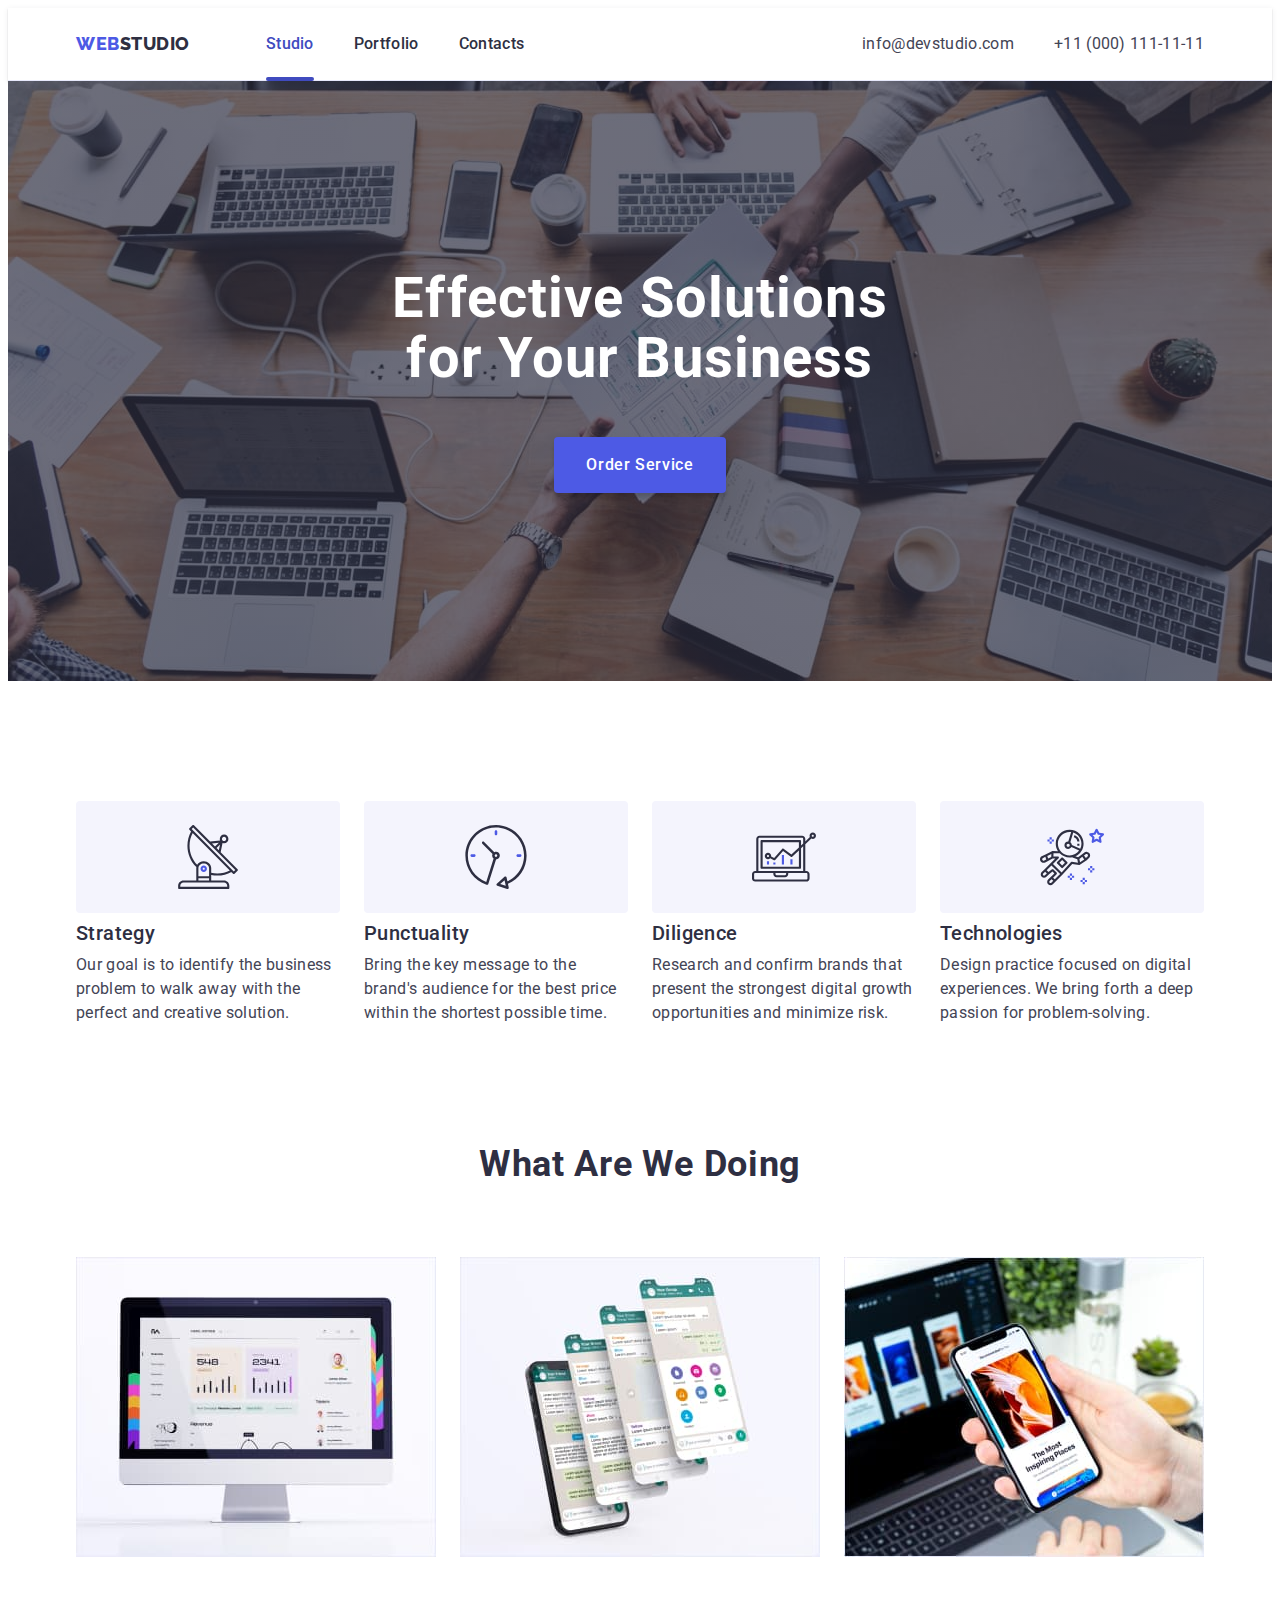
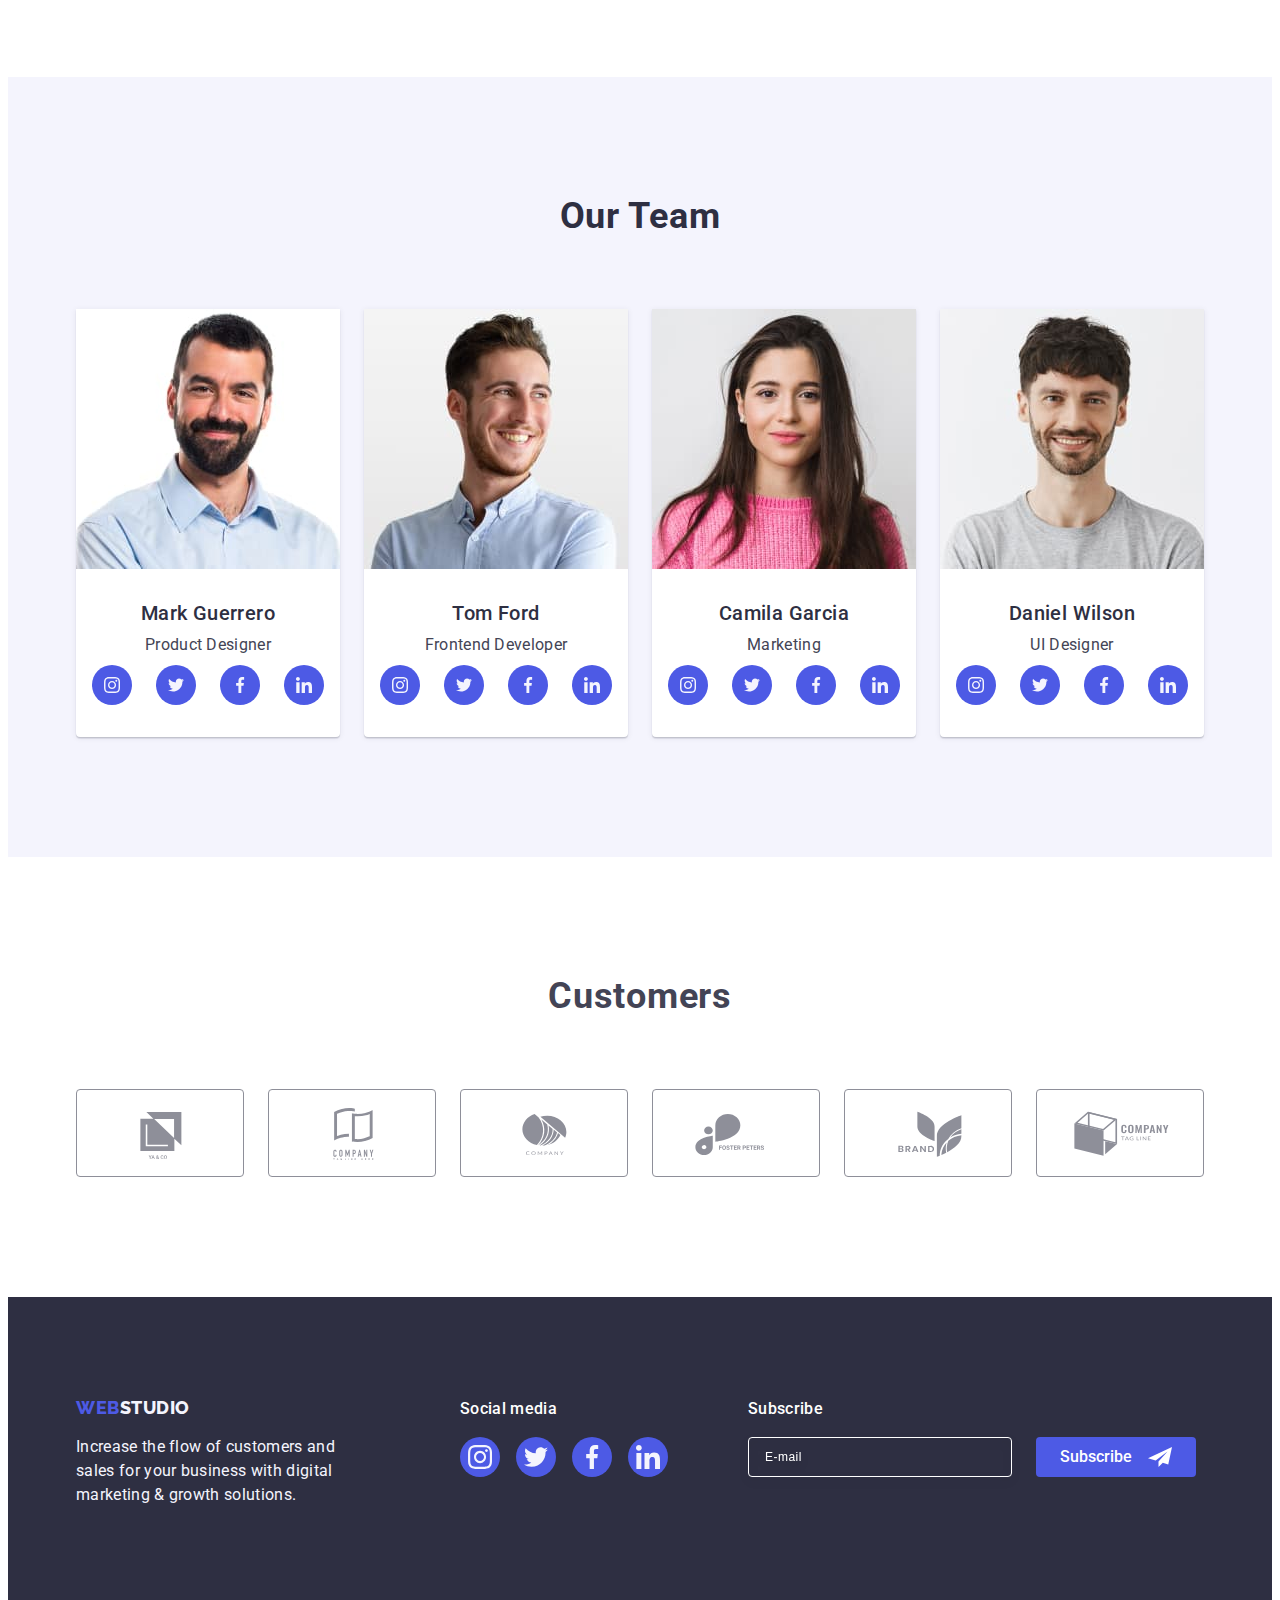
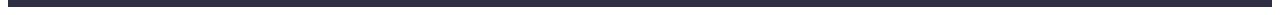
<file: index.html>
<!DOCTYPE html>
<html lang="en">
  <head>
    <meta charset="UTF-8" />
    <meta
      http-equiv="X-UA-Compatible"
      content="IE=edge"
    />
    <meta
      name="viewport"
      content="width=device-width, initial-scale=1.0"
    />

    <link
      rel="preconnect"
      href="https://fonts.googleapis.com"
    />
    <link
      rel="preconnect"
      href="https://fonts.gstatic.com"
      crossorigin
    />
    <link
      rel="stylesheet"
      href="https://cdnjs.cloudflare.com/ajax/libs/modern-normalize/1.1.0/modern-normalize.min.css"
      integrity="sha512-wpPYUAdjBVSE4KJnH1VR1HeZfpl1ub8YT/NKx4PuQ5NmX2tKuGu6U/JRp5y+Y8XG2tV+wKQpNHVUX03MfMFn9Q=="
      crossorigin="anonymous"
      referrerpolicy="no-referrer"
    />
    <link
      href="https://fonts.googleapis.com/css2?family=Raleway:wght@800&family=Roboto:wght@400;500;700;900&display=swap"
      rel="stylesheet"
    />
    <link
      rel="stylesheet"
      href="./css/styles.css"
    />
    <title>Document</title>
  </head>
  <body>
    <header class="header">
      <div class="container header-container">
        <nav class="header-nav">
          <a
            href="./index.html"
            class="logo-link link"
            >web<span class="logo-top">Studio</span></a
          >
          <ul class="header-list list">
            <li class="header-item">
              <a
                href="./index.html"
                class="header-link link visited"
                >Studio</a
              >
            </li>
            <li class="header-item">
              <a
                href="./portfolio.html"
                class="header-link link"
                >Portfolio</a
              >
            </li>
            <li class="header-item">
              <a
                href=""
                class="header-link link"
                >Contacts</a
              >
            </li>
          </ul>
        </nav>
        <address class="header-address">
          <ul class="address-list list">
            <li class="header-item">
              <a
                href="mailto:info@devstudio.com"
                class="header-adr link"
              >
                info@devstudio.com</a
              >
            </li>
            <li class="header-item">
              <a
                href="tel:+110001111111"
                class="header-adr link"
                >+11 (000) 111-11-11
              </a>
            </li>
          </ul>
        </address>
      </div>
    </header>
    <main>
      <section class="hero">
        <div class="container">
          <h1 class="hero-title">Effective Solutions for Your Business</h1>
          <button
            type="button"
            class="hero-btn"
            data-modal-open
          >
            Order Service
          </button>
        </div>
      </section>
      <div
        class="overlay is-hidden"
        data-modal
      >
        <div class="modal-window">
          <button
            class="modal-close"
            data-modal-close
          >
            <svg
              class="icon-close"
              height="8px"
              width="8px"
            >
              <use href="./images/icons.svg#icon-cross"></use>
            </svg>
          </button>
          <p class="modal-title">
            Leave your contacts and we will call you back
          </p>
          <form class="modal-form">
            <label
              for="modal-name"
              class="modal-label"
              >Name</label
            >
            <div class="wrap-modal-input">
              <input
                type="text"
                class="modal-input input"
                id="modal-name"
                name="username"
                required
              />

              <svg
                class="modal-icons"
                height="18px"
                width="18px"
              >
                <use href="./images/icons.svg#icon-man"></use>
              </svg>
            </div>

            <label
              for="modal-phone"
              class="modal-label"
              >Phone</label
            >
            <div class="wrap-modal-input">
              <input
                type="text"
                id="modal-phone"
                name="phone"
                class="modal-input input"
                required
              />
              <svg
                class="modal-icons"
                height="24px"
                width="18px"
              >
                <use href="./images/icons.svg#icon-phone"></use>
              </svg>
            </div>

            <label
              for="modal-mail"
              class="modal-label"
              >Email</label
            >
            <div class="wrap-modal-input">
              <input
                type="text"
                id="modal-mail"
                name="email"
                class="modal-input input"
                required
              />
              <svg
                class="modal-icons"
                height="24px"
                width="18px"
              >
                <use href="./images/icons.svg#icon-mail"></use>
              </svg>
            </div>

            <div class="wrap-modal-comment">
              <label
                for="modal-comment"
                class="modal-label"
                >Comment</label
              >
              <textarea
                name="comment"
                id="modal-comment"
                class="modal-comment"
                placeholder="Text input"
              ></textarea>
            </div>

            <label class="accept-label modal-label">
              <input
                class="form-input-accept visually-hidden"
                type="checkbox"
                name="accept"
                required
              />
              <svg
                class="accept-craft-checkbox"
                width="16"
                height="16"
              >
                <use href="./images/icons.svg#icon-check"></use>
              </svg>
              <span class="accept-label-text"
                >I accept the terms and conditions of the
                <a
                  class="privacy-policy"
                  href=""
                  >Privacy Policy</a
                >
              </span>
            </label>
            <button
              class="modal-btn"
              type="submit"
            >
              Send
            </button>
          </form>
        </div>
      </div>
      <section class="advantage section">
        <div class="container">
          <h2
            hidden
            class="advantage-title"
          >
            Advantages of the company
          </h2>
          <ul class="advantage-list list">
            <li class="advantage-item">
              <div class="advantage-iconbox">
                <svg class="advantage-icons">
                  <use href="./images/icons.svg#icon-antenna"></use>
                </svg>
              </div>
              <h3 class="advantage-title">Strategy</h3>
              <p class="advantage-text">
                Our goal is to identify the business problem to walk away with
                the perfect and creative solution.
              </p>
            </li>
            <li class="advantage-item">
              <div class="advantage-iconbox">
                <svg class="advantage-icons">
                  <use href="./images/icons.svg#icon-clock"></use>
                </svg>
              </div>
              <h3 class="advantage-title">Punctuality</h3>
              <p class="advantage-text">
                Bring the key message to the brand's audience for the best price
                within the shortest possible time.
              </p>
            </li>
            <li class="advantage-item">
              <div class="advantage-iconbox">
                <svg class="advantage-icons">
                  <use href="./images/icons.svg#icon-diagram"></use>
                </svg>
              </div>
              <h3 class="advantage-title">Diligence</h3>
              <p class="advantage-text">
                Research and confirm brands that present the strongest digital
                growth opportunities and minimize risk.
              </p>
            </li>
            <li class="advantage-item">
              <div class="advantage-iconbox">
                <svg class="advantage-icons">
                  <use href="./images/icons.svg#icon-astronaut"></use>
                </svg>
              </div>
              <h3 class="advantage-title">Technologies</h3>
              <p class="advantage-text">
                Design practice focused on digital experiences. We bring forth a
                deep passion for problem-solving.
              </p>
            </li>
          </ul>
        </div>
      </section>

      <section class="activity section">
        <div class="container">
          <h2 class="activity-title">What are we doing</h2>
          <ul class="activity-list list">
            <li class="activity-item">
              <img
                src="./images/grey_mac.jpg"
                alt="Computer program"
                width="360"
              />
            </li>
            <li class="activity-item">
              <img
                class="advantage-link"
                src="./images/smartphones.jpg"
                alt="Correspondence with developers on the phone"
                width="360"
              />
            </li>
            <li class="activity-item">
              <img
                src="./images/app.jpg"
                alt="Smartphone app"
                width="360"
              />
            </li>
          </ul>
        </div>
      </section>

      <section class="team section">
        <div class="container">
          <h2 class="team-title">Our Team</h2>
          <ul class="team-list list">
            <li class="team-item">
              <img
                src="./images/mark_photo.jpg"
                alt="Mark Guerrero "
                width="264"
              />
              <div class="team-text">
                <h3 class="member">Mark Guerrero</h3>
                <p class="position">Product Designer</p>
                <ul class="team-social-list list">
                  <li>
                    <a
                      href=""
                      class="social-link link"
                    >
                      <svg class="social-icons">
                        <use href="./images/icons.svg#icon-instagram"></use>
                      </svg>
                    </a>
                  </li>
                  <li>
                    <a
                      href=""
                      class="social-link link"
                    >
                      <svg class="social-icons">
                        <use href="./images/icons.svg#icon-twitter"></use>
                      </svg>
                    </a>
                  </li>
                  <li>
                    <a
                      href=""
                      class="social-link link"
                    >
                      <svg class="social-icons">
                        <use href="./images/icons.svg#icon-facebook"></use>
                      </svg>
                    </a>
                  </li>
                  <li>
                    <a
                      href=""
                      class="social-link link"
                    >
                      <svg class="social-icons">
                        <use href="./images/icons.svg#icon-linkedin"></use>
                      </svg>
                    </a>
                  </li>
                </ul>
              </div>
            </li>
            <li class="team-item">
              <img
                src="./images/tom_photo.jpg"
                alt="Tom Ford "
                width="264"
              />
              <div class="team-text">
                <h3 class="member">Tom Ford</h3>
                <p class="position">Frontend Developer</p>
                <ul class="team-social-list list">
                  <li>
                    <a
                      href=""
                      class="social-link link"
                    >
                      <svg class="social-icons">
                        <use href="./images/icons.svg#icon-instagram"></use>
                      </svg>
                    </a>
                  </li>
                  <li>
                    <a
                      href=""
                      class="social-link link"
                    >
                      <svg class="social-icons">
                        <use href="./images/icons.svg#icon-twitter"></use>
                      </svg>
                    </a>
                  </li>
                  <li>
                    <a
                      href=""
                      class="social-link link"
                    >
                      <svg class="social-icons">
                        <use href="./images/icons.svg#icon-facebook"></use>
                      </svg>
                    </a>
                  </li>
                  <li>
                    <a
                      href=""
                      class="social-link link"
                    >
                      <svg class="social-icons">
                        <use href="./images/icons.svg#icon-linkedin"></use>
                      </svg>
                    </a>
                  </li>
                </ul>
              </div>
            </li>
            <li class="team-item">
              <img
                src="./images/camila_photo.jpg"
                alt="Camila Garcia "
                width="264"
              />
              <div class="team-text">
                <h3 class="member">Camila Garcia</h3>
                <p class="position">Marketing</p>
                <ul class="team-social-list list">
                  <li>
                    <a
                      href=""
                      class="social-link link"
                    >
                      <svg class="social-icons">
                        <use href="./images/icons.svg#icon-instagram"></use>
                      </svg>
                    </a>
                  </li>
                  <li>
                    <a
                      href=""
                      class="social-link link"
                    >
                      <svg class="social-icons">
                        <use href="./images/icons.svg#icon-twitter"></use>
                      </svg>
                    </a>
                  </li>
                  <li>
                    <a
                      href=""
                      class="social-link link"
                    >
                      <svg class="social-icons">
                        <use href="./images/icons.svg#icon-facebook"></use>
                      </svg>
                    </a>
                  </li>
                  <li>
                    <a
                      href=""
                      class="social-link link"
                    >
                      <svg class="social-icons">
                        <use href="./images/icons.svg#icon-linkedin"></use>
                      </svg>
                    </a>
                  </li>
                </ul>
              </div>
            </li>
            <li class="team-item">
              <img
                src="./images/daniel_photo.jpg"
                alt="Daniel Wilson "
                width="264"
              />
              <div class="team-text">
                <h3 class="member">Daniel Wilson</h3>
                <p class="position">UI Designer</p>
                <ul class="team-social-list list">
                  <li>
                    <a
                      href=""
                      class="social-link link"
                    >
                      <svg class="social-icons">
                        <use href="./images/icons.svg#icon-instagram"></use>
                      </svg>
                    </a>
                  </li>
                  <li>
                    <a
                      href=""
                      class="social-link link"
                    >
                      <svg class="social-icons">
                        <use href="./images/icons.svg#icon-twitter"></use>
                      </svg>
                    </a>
                  </li>
                  <li>
                    <a
                      href=""
                      class="social-link link"
                    >
                      <svg class="social-icons">
                        <use href="./images/icons.svg#icon-facebook"></use>
                      </svg>
                    </a>
                  </li>
                  <li>
                    <a
                      href=""
                      class="social-link link"
                    >
                      <svg class="social-icons">
                        <use href="./images/icons.svg#icon-linkedin"></use>
                      </svg>
                    </a>
                  </li>
                </ul>
              </div>
            </li>
          </ul>
        </div>
      </section>
      <section class="customers section">
        <div class="container">
          <h2 class="customers-title">Customers</h2>
          <ul class="customers-list list">
            <li class="customers-item">
              <a
                href=""
                class="customers-link link"
              >
                <svg class="customers-icons">
                  <use href="./images/icons.svg#icon-logo1"></use>
                </svg>
              </a>
            </li>
            <li class="customers-item">
              <a
                href=""
                class="customers-link link"
              >
                <svg class="customers-icons">
                  <use href="./images/icons.svg#icon-logo2"></use>
                </svg>
              </a>
            </li>
            <li class="customers-item">
              <a
                href=""
                class="customers-link link"
              >
                <svg class="customers-icons">
                  <use href="./images/icons.svg#icon-logo3"></use>
                </svg>
              </a>
            </li>
            <li class="customers-item">
              <a
                href=""
                class="customers-link link"
              >
                <svg class="customers-icons">
                  <use href="./images/icons.svg#icon-logo4"></use>
                </svg>
              </a>
            </li>
            <li class="customers-item">
              <a
                href=""
                class="customers-link link"
              >
                <svg class="customers-icons">
                  <use href="./images/icons.svg#icon-logo5"></use>
                </svg>
              </a>
            </li>
            <li class="customers-item">
              <a
                href=""
                class="customers-link link"
              >
                <svg class="customers-icons">
                  <use href="./images/icons.svg#icon-logo6"></use>
                </svg>
              </a>
            </li>
          </ul>
        </div>
      </section>
    </main>
    <footer class="footer">
      <div class="footer-container container">
        <div class="footer-logo-text">
          <a
            href="./index.html"
            class="footer-logo link"
            >web<span class="logo-down">Studio</span></a
          >
          <p class="footer-text">
            Increase the flow of customers and sales for your business with
            digital marketing & growth solutions.
          </p>
        </div>
        <div class="footer-social">
          <h3 class="footer-title">Social media</h3>
          <ul class="footer-list list">
            <li>
              <a
                href=""
                class="footer-link link"
              >
                <svg class="footer-icon">
                  <use href="./images/icons.svg#icon-instagram"></use>
                </svg>
              </a>
            </li>
            <li>
              <a
                href=""
                class="footer-link link"
              >
                <svg class="footer-icon">
                  <use href="./images/icons.svg#icon-twitter"></use>
                </svg>
              </a>
            </li>
            <li>
              <a
                href=""
                class="footer-link link"
              >
                <svg class="footer-icon">
                  <use href="./images/icons.svg#icon-facebook"></use>
                </svg>
              </a>
            </li>
            <li>
              <a
                href=""
                class="footer-link link"
              >
                <svg class="footer-icon">
                  <use href="./images/icons.svg#icon-linkedin"></use>
                </svg>
              </a>
            </li>
          </ul>
        </div>
        <div class="footer-from-wrap">
          <h3 class="footer-title">Subscribe</h3>
          <form class="footer-form">
              <input
                type="text"
                placeholder="E-mail"
                name="email"
                class="footer-input input"
                required
              />
              <button
                class="footer-btn"
                type="submit"
              >
                Subscribe
                <svg class="footer-btn-svg">
                  <use href="./images/icons.svg#icon-sub"></use>
                </svg>
              </button>
          </form>
        </div>
      </div>
    </footer>
    <script src="./js/modal.js"></script>
  </body>
</html>
</file>
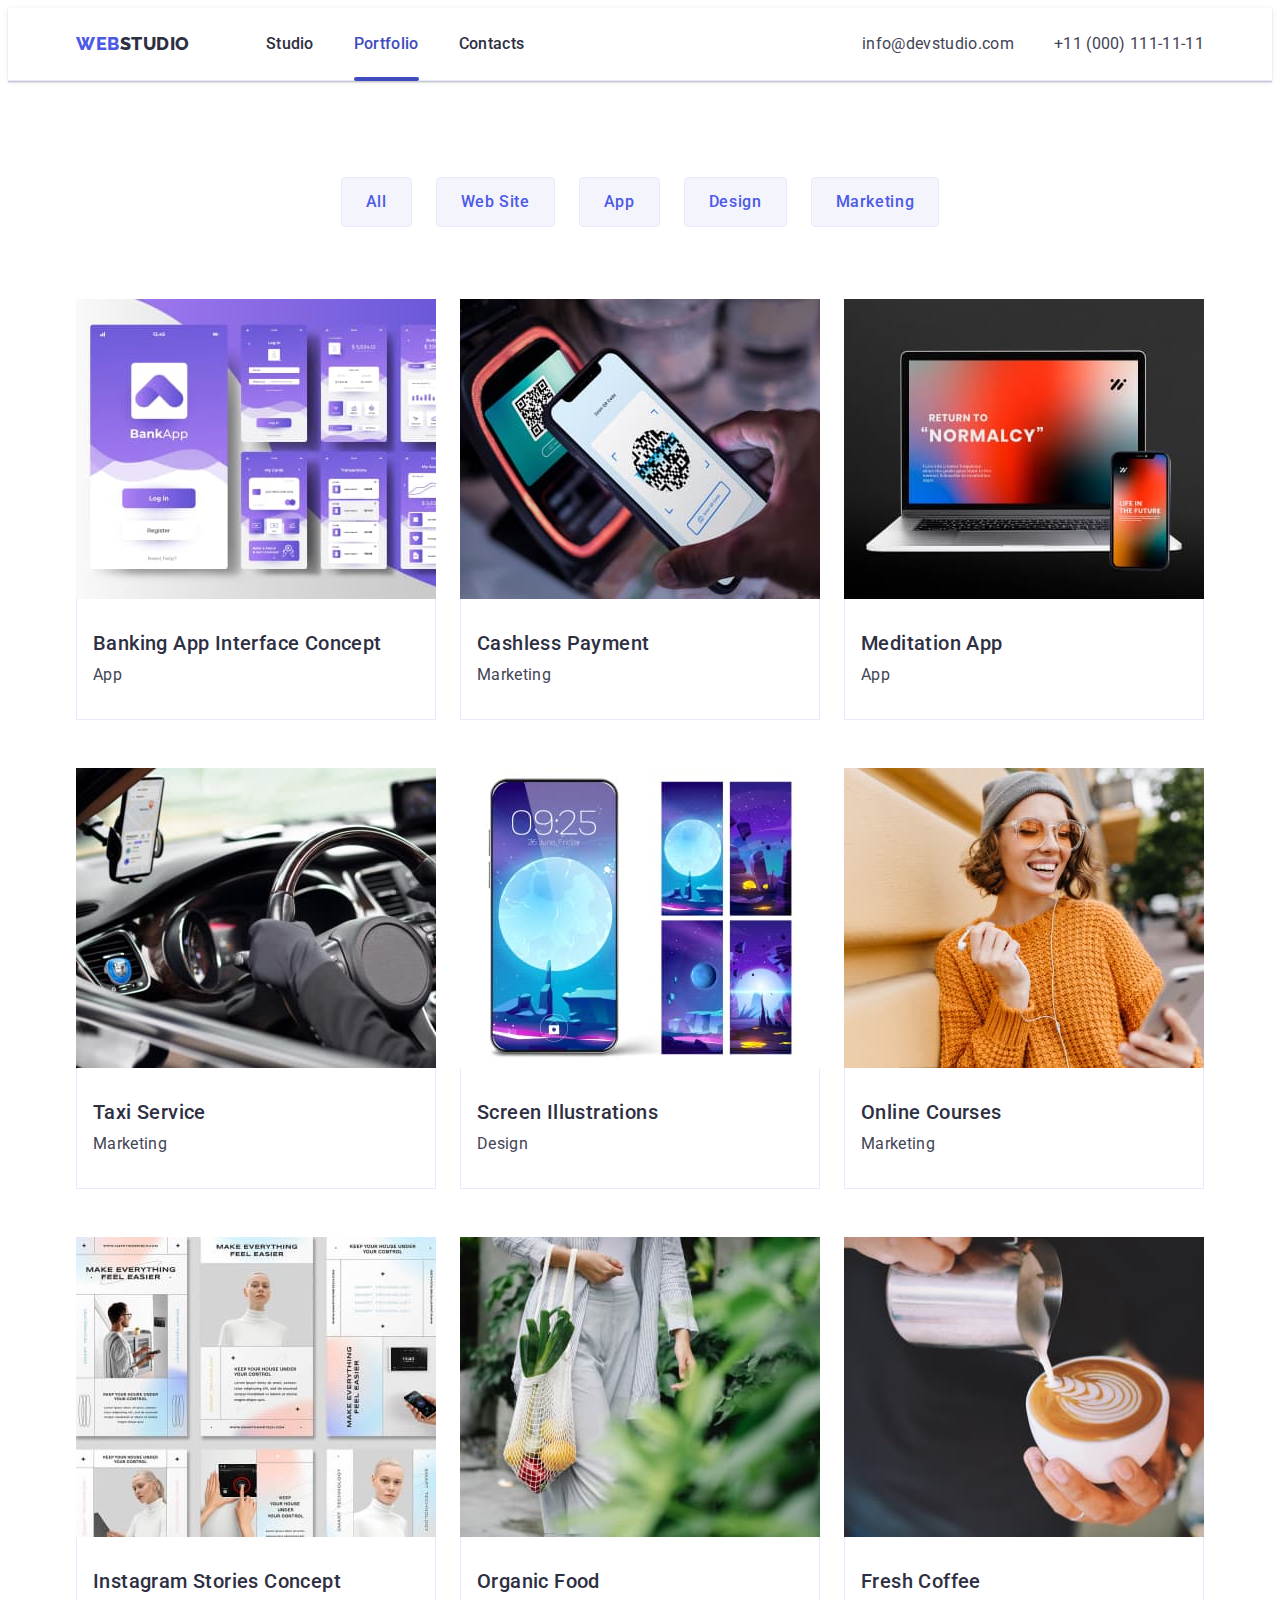
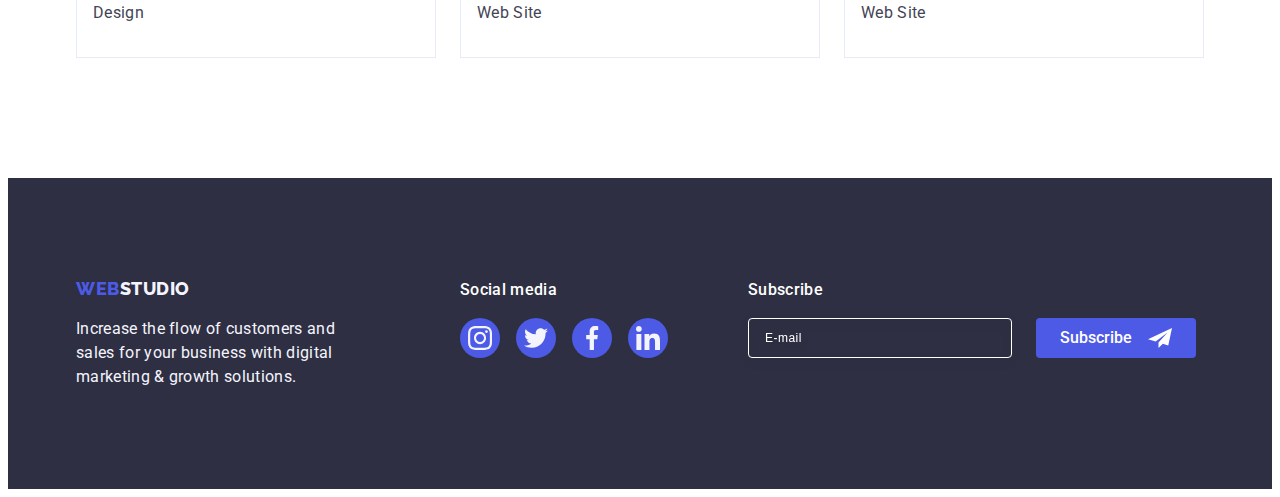
<file: portfolio.html>
<!DOCTYPE html>
<html lang="en">
  <head>
    <meta charset="UTF-8" />
    <meta
      http-equiv="X-UA-Compatible"
      content="IE=edge"
    />
    <meta
      name="viewport"
      content="width=device-width, initial-scale=1.0"
    />

    <link
      rel="preconnect"
      href="https://fonts.googleapis.com"
    />
    <link
      rel="preconnect"
      href="https://fonts.gstatic.com"
      crossorigin
    />
    <link
      rel="stylesheet"
      href="https://cdnjs.cloudflare.com/ajax/libs/modern-normalize/1.1.0/modern-normalize.min.css"
      integrity="sha512-wpPYUAdjBVSE4KJnH1VR1HeZfpl1ub8YT/NKx4PuQ5NmX2tKuGu6U/JRp5y+Y8XG2tV+wKQpNHVUX03MfMFn9Q=="
      crossorigin="anonymous"
      referrerpolicy="no-referrer"
    />
    <link
      href="https://fonts.googleapis.com/css2?family=Raleway:wght@800&family=Roboto:wght@400;500;700&display=swap"
      rel="stylesheet"
    />
    <link
      rel="stylesheet"
      href="./css/styles.css"
    />
    <title>Портфоліо</title>
  </head>
  <body>
    <header class="header">
      <div class="container header-container">
        <nav class="header-nav">
          <a
            href="./index.html"
            class="logo-link link"
            >web<span class="logo-top">Studio</span></a
          >
          <ul class="header-list list">
            <li class="header-item">
              <a
                href="./index.html"
                class="header-link link"
                >Studio</a
              >
            </li>
            <li class="header-item">
              <a
                href="./portfolio.html"
                class="header-link link visited"
                >Portfolio</a
              >
            </li>
            <li class="header-item">
              <a
                href=""
                class="header-link link"
                >Contacts</a
              >
            </li>
          </ul>
        </nav>
        <address class="header-address">
          <ul class="address-list list">
            <li class="header-item">
              <a
                href="mailto:info@devstudio.com"
                class="header-adr link"
              >
                info@devstudio.com</a
              >
            </li>
            <li class="header-item">
              <a
                href="tel:+110001111111"
                class="header-adr link"
                >+11 (000) 111-11-11
              </a>
            </li>
          </ul>
        </address>
      </div>
    </header>
    <main>
      <section class="examples section">
        <div class="container">
          <h1 hidden>Portfolio</h1>
          <ul class="examples-list list">
            <li class="example-item">
              <button
                type="button"
                class="examples-btn"
              >
                All
              </button>
            </li>
            <li class="example-item">
              <button
                type="button"
                class="examples-btn"
              >
                Web Site
              </button>
            </li>
            <li class="example-item">
              <button
                type="button"
                class="examples-btn"
              >
                App
              </button>
            </li>
            <li class="example-item">
              <button
                type="button"
                class="examples-btn"
              >
                Design
              </button>
            </li>
            <li class="example-item">
              <button
                type="button"
                class="examples-btn"
              >
                Marketing
              </button>
            </li>
          </ul>
          <ul class="example-linklist list">
            <li class="linklist-item">
              <a
                href=""
                class="linklist-link link"
              >
              <div class="linklist-img">
                <div class="linklist-overlay">
                  <p class="overlay-text">14 Stylish and User-Friendly App Design Concepts · Task Manager App · Calorie Tracker App · Exotic Fruit Ecommerce App · Cloud Storage App</p>
                </div>
                <img
                src="./images/banking_app.jpg"
                alt="Interface banking app"
                width="360"
              />
              </div>
                <div class="linklist-card">
                  <h2 class="linklist-title">Banking App Interface Concept</h2>
                  <p class="linklist-text">App</p>
                </div>
              </a>
            </li>
            <li class="linklist-item">
              <a
                href=""
                class="linklist-link link"
              >
              <div class="linklist-img">
                <div class="linklist-overlay">
                  <p class="overlay-text">14 Stylish and User-Friendly App Design Concepts · Task Manager App · Calorie Tracker App · Exotic Fruit Ecommerce App · Cloud Storage App</p>
                </div>
                <img
                  src="./images/payment.jpg"
                  alt="Cashless payment"
                  width="360"
                />
              </div>
                <div class="linklist-card">
                  <h2 class="linklist-title">Cashless Payment</h2>
                  <p class="linklist-text">Marketing</p>
                </div>
              </a>
            </li>
            <li class="linklist-item">
              <a
                href=""
                class="linklist-link link"
              >
              <div class="linklist-img">
                <div class="linklist-overlay">
                  <p class="overlay-text">14 Stylish and User-Friendly App Design Concepts · Task Manager App · Calorie Tracker App · Exotic Fruit Ecommerce App · Cloud Storage App</p>
                </div>
                <img
                  src="./images/meditation_app.jpg"
                  alt="Meditation app"
                  width="360"
                />
              </div>
                
                <div class="linklist-card">
                  <h2 class="linklist-title">Meditation App</h2>
                  <p class="linklist-text">App</p>
                </div>
              </a>
            </li>
            <li class="linklist-item">
              <a
                href=""
                class="linklist-link link"
              >
              <div class="linklist-img">
                <div class="linklist-overlay">
                  <p class="overlay-text">14 Stylish and User-Friendly App Design Concepts · Task Manager App · Calorie Tracker App · Exotic Fruit Ecommerce App · Cloud Storage App</p>
                </div>
                <img
                src="./images/taxi_service.jpg"
                alt="Taxi service"
                width="360"
              />
              </div>
                <div class="linklist-card">
                  <h2 class="linklist-title">Taxi Service</h2>
                  <p class="linklist-text">Marketing</p>
                </div>
              </a>
            </li>
            <li class="linklist-item">
              <a
                href=""
                class="linklist-link link"
              >
              <div class="linklist-img">
                <div class="linklist-overlay">
                  <p class="overlay-text">14 Stylish and User-Friendly App Design Concepts · Task Manager App · Calorie Tracker App · Exotic Fruit Ecommerce App · Cloud Storage App</p>
                </div>
                <img
                  src="./images/illustrations.jpg"
                  alt="Screen Illustrations"
                  width="360"
                />
              </div>
                <div class="linklist-card">
                  <h2 class="linklist-title">Screen Illustrations</h2>
                  <p class="linklist-text">Design</p>
                </div>
              </a>
            </li>
            <li class="linklist-item">
              <a
                href=""
                class="linklist-link link"
              >
              <div class="linklist-img"> 
                <div class="linklist-overlay">
                  <p class="overlay-text">14 Stylish and User-Friendly App Design Concepts · Task Manager App · Calorie Tracker App · Exotic Fruit Ecommerce App · Cloud Storage App</p>
                </div>
                <img
                src="./images/courses.jpg"
                alt="Online courses"
                width="360"
              /></div>
                <div class="linklist-card">
                  <h2 class="linklist-title">Online Courses</h2>
                  <p class="linklist-text">Marketing</p>
                </div>
              </a>
            </li>
            <li class="linklist-item">
              <a
                href=""
                class="linklist-link link"
              >
              <div class="linklist-img">
                <div class="linklist-overlay">
                  <p class="overlay-text">14 Stylish and User-Friendly App Design Concepts · Task Manager App · Calorie Tracker App · Exotic Fruit Ecommerce App · Cloud Storage App</p>
                </div>
                <img
                src="./images/stories_concept.jpg"
                alt="Instagram concept"
                width="360"
              /></div>
                <div class="linklist-card">
                  <h2 class="linklist-title">Instagram Stories Concept</h2>
                  <p class="linklist-text">Design</p>
                </div>
              </a>
            </li>
            <li class="linklist-item">
              <a
                href=""
                class="linklist-link link"
              >
              <div class="linklist-img">
                <div class="linklist-overlay">
                  <p class="overlay-text">14 Stylish and User-Friendly App Design Concepts · Task Manager App · Calorie Tracker App · Exotic Fruit Ecommerce App · Cloud Storage App</p>
                </div>
                <img
                  src="./images/organic_food.jpg"
                  alt="Organic food"
                  width="360"
                />
              </div>
                
                <div class="linklist-card">
                  <h2 class="linklist-title">Organic Food</h2>
                  <p class="linklist-text">Web Site</p>
                </div>
              </a>
            </li>
            <li class="linklist-item">
              <a
                href=""
                class="linklist-link link"
              >
              <div class="linklist-img">
                <div class="linklist-overlay">
                  <p class="overlay-text">14 Stylish and User-Friendly App Design Concepts · Task Manager App · Calorie Tracker App · Exotic Fruit Ecommerce App · Cloud Storage App</p>
                </div>
                <img
                  src="./images/coffee.jpg"
                  alt="Coffee"
                  width="360"
                />
              </div>
                <div class="linklist-card">
                  <h2 class="linklist-title">Fresh Coffee</h2>
                  <p class="linklist-text">Web Site</p>
                </div>
              </a>
            </li>
          </ul>
        </div>
      </section>
    </main>
    <footer class="footer">
      <div class="footer-container container">
        <div class="footer-logo-text">
          <a
            href="./index.html"
            class="footer-logo link"
            >web<span class="logo-down">Studio</span></a
          >
          <p class="footer-text">
            Increase the flow of customers and sales for your business with
            digital marketing & growth solutions.
          </p>
        </div>
        <div class="footer-social">
          <h3 class="footer-title">Social media</h3>
          <ul class="footer-list list">
            <li>
              <a
                href=""
                class="footer-link link"
              >
                <svg class="footer-icon">
                  <use href="./images/icons.svg#icon-instagram"></use>
                </svg>
              </a>
            </li>
            <li>
              <a
                href=""
                class="footer-link link"
              >
                <svg class="footer-icon">
                  <use href="./images/icons.svg#icon-twitter"></use>
                </svg>
              </a>
            </li>
            <li>
              <a
                href=""
                class="footer-link link"
              >
                <svg class="footer-icon">
                  <use href="./images/icons.svg#icon-facebook"></use>
                </svg>
              </a>
            </li>
            <li>
              <a
                href=""
                class="footer-link link"
              >
                <svg class="footer-icon">
                  <use href="./images/icons.svg#icon-linkedin"></use>
                </svg>
              </a>
            </li>
          </ul>
        </div>
        <div class="footer-from-wrap">
          <h3 class="footer-title">Subscribe</h3>
          <form class="footer-form">
              <input
                type="text"
                placeholder="E-mail"
                name="email"
                class="footer-input input"
                required
              />
              <button
                class="footer-btn"
                type="submit"
              >
                Subscribe
                <svg class="footer-btn-svg">
                  <use href="./images/icons.svg#icon-sub"></use>
                </svg>
              </button>
          </form>
        </div>
      </div>
    </footer>
  </body>
</html>
</file>
<file: css/styles.css>
html {
  box-sizing: border-box;
}
*,
*::before,
*::after {
  box-sizing: inherit;
}
h1,
h2,
h3,
h4,
h5,
h6,
p,
ul,
li {
  margin: 0;
  padding: 0;
}
img {
  display: block;
  max-width: 100%;
  height: auto;
}
form {
  display: block;
  margin-top: 0em;
}

:root {
  --primary-brand: #4d5ae5;
  --pressed-state: #404bbf;
  --dark: #2e2f42;
  --success: #31d0aa;
  --hero-background: rgba(46, 47, 66, 0.7);
  --text: #434455;
  --subtle-text: #8e8f99;
  --accent: #e7e9fc;
  --light: #f4f4fd;
  --modal-overlay: rgba(46, 47, 66, 0.4);
  --white-background: #ffffff;
  --modal-background: #fcfcfc;
  --time-transition-duration: 250ms;
  --transition-timing-function: cubic-bezier(0.4, 0, 0.2, 1);
}
body {
  color: var(--text);
  font-family: "Roboto", sans-serif;
  background: var(--white-background);
}
.input {
  background: transparent;
  border: 1px solid;
  border-radius: 4px;
  padding: 8px 16px;
  min-height: 40px;
  outline: none;
  transition: border-color var(--time-transition-duration)
    var(--transition-timing-function);
}
.input:focus {
  border-color: var(--primary-brand);
}
.container {
  width: 1158px;
  margin: 0 auto;
  padding-left: 15px;
  padding-right: 15px;
}
.section {
  padding-top: 120px;
  padding-bottom: 120px;
}
.list {
  list-style: none;
}
.link {
  text-decoration: none;
}
.header {
  border-bottom: 1px solid #e7e9fc;
  box-shadow: 0px 2px 1px rgb(46 47 66 / 8%), 0px 1px 1px rgb(46 47 66 / 16%),
    0px 1px 6px rgb(46 47 66 / 8%);
}
.header-container {
  display: flex;
  align-items: center;
  justify-content: space-between;
}
.header-nav {
  display: flex;
  align-items: center;
}
.header-list {
  display: flex;
  gap: 40px;
}
.header-item {
}

.logo-top {
  color: var(--dark);
}
.logo-link {
  font-family: "Raleway", sans-serif;
  font-style: normal;
  font-weight: 800;
  font-size: 18px;
  line-height: 1.17;
  /* identical to box height, or 117% */

  display: flex;
  align-items: center;
  letter-spacing: 0.03em;
  text-transform: uppercase;

  /* NAVY BLUE */

  color: var(--primary-brand);
  margin-right: 76px;
  padding-top: 24px;
  padding-bottom: 24px;
}
.header-link {
  display: block;
  font-weight: 500;
  font-size: 16px;
  line-height: 1.5;
  /* identical to box height, or 150% */

  letter-spacing: 0.02em;

  /* NAVY BLUE */

  color: var(--dark);
  padding-top: 24px;
  padding-bottom: 24px;
  position: relative;
  transition: color var(--time-transition-duration)
    var(--transition-timing-function);
}
.visited {
  color: var(--pressed-state);
}
.visited::after {
  content: "";
  position: absolute;
  width: 100%;
  height: 4px;
  border-radius: 2px;
  bottom: -1px;
  left: 0;
  background: var(--pressed-state);
}

.header-link:hover {
  color: var(--pressed-state);
}
.header-link:focus {
  color: var(--pressed-state);
}
.header-address {
  font-style: normal;
}
.header-adr {
  display: block;
  font-style: normal;
  font-weight: 400;
  font-size: 16px;
  line-height: 1.5;
  /* identical to box height, or 150% */

  letter-spacing: 0.02em;

  /* SLATE */

  color: var(--text);
  padding-top: 24px;
  padding-bottom: 24px;
  transition: color var(--time-transition-duration)
    var(--transition-timing-function);
}
.header-adr:focus {
  color: var(--pressed-state);
}
.header-adr:hover {
  color: var(--pressed-state);
}
.address-list {
  display: flex;
  gap: 40px;
}
.header-mail {
  font-style: normal;
  font-weight: 400;
  font-size: 16px;
  line-height: 1.5;
  /* identical to box height, or 150% */

  letter-spacing: 0.02em;

  /* SLATE */

  color: var(--text);
}
.header-num {
  font-style: normal;
  font-weight: 400;
  font-size: 16px;
  line-height: 1.5;
  /* identical to box height, or 150% */

  letter-spacing: 0.02em;

  /* SLATE */

  color: var(--text);
}
.footer {
  background: var(--dark);
  padding-top: 100px;
  padding-bottom: 100px;
}
.footer-container {
  display: flex;
}
.footer-logo {
  font-family: "Raleway", sans-serif;
  font-style: normal;
  font-weight: 800;
  font-size: 18px;
  line-height: 1.17;
  /* identical to box height, or 117% */

  letter-spacing: 0.03em;
  text-transform: uppercase;

  color: var(--primary-brand);
}
.logo-down {
  color: var(--light);
}
.footer-logo-text {
  margin-right: 120px;
}
.footer-text {
  font-weight: 400;
  font-size: 16px;
  line-height: 1.5;
  /* or 150% */

  letter-spacing: 0.02em;

  /* CLOUD */

  color: var(--light);
  max-width: 264px;
  margin-top: 17.5px;
}
.footer-title {
  font-weight: 500;
  font-size: 16px;
  line-height: 1.5;
  /* identical to box height, or 150% */

  letter-spacing: 0.02em;
  color: var(--white-background);
  margin-bottom: 16px;
}
.footer-list {
  display: flex;
  gap: 16px;
}
.footer-link {
  display: flex;
  justify-content: center;
  align-items: center;
  width: 40px;
  height: 40px;
  padding: 8px;
  border-radius: 50%;
  background-color: var(--primary-brand);
  transition: background-color var(--time-transition-duration)
    var(--transition-timing-function);
}
.footer-link:focus,
.footer-link:hover {
  background-color: var(--success);
}
.footer-social {
  margin-right: 80px;
}
.footer-icon {
  fill: var(--light);
  width: 24px;
  height: 24px;
}
.footer-input {
  border: 1px solid #ffffff;
  filter: drop-shadow(0px 4px 4px rgba(0, 0, 0, 0.15));
  border-radius: 4px;
  color: var(--white-background);
  width: 264px;
}
.footer-input::placeholder {
  font-weight: 400;
  font-size: 12px;
  line-height: 2;
  letter-spacing: 0.04em;
  color: var(--white-background);
}
.footer-btn {
  display: flex;
  flex-direction: row;
  justify-content: center;
  align-items: center;
  padding: 8px 24px;
  gap: 16px;
  position: relative;
  font-family: "Roboto";
  font-style: normal;
  font-weight: 500;
  font-size: 16px;
  line-height: 1.5;
  color: var(--white-background);
  background: var(--primary-brand);
  border-radius: 4px;
  border: none;
  transition: background-color var(--time-transition-duration)
    var(--transition-timing-function);
  cursor: pointer;
}
.footer-btn:focus {
  background-color: var(--pressed-state);
}
.footer-btn:hover {
  background-color: var(--pressed-state);
}
.footer-btn-svg {
  width: 24px;
  height: 24px;
  fill: var(--white-background);
}
.footer-form {
  display: flex;
  gap: 24px;
}
.hero {
  padding-top: 188px;
  padding-bottom: 188px;
  max-width: 1440px;
  height: 600px;
  margin: 0 auto;
  background: var(--hero-background);
  background-image: linear-gradient(
      to right,
      rgba(46, 47, 66, 0.7),
      rgba(46, 47, 66, 0.7)
    ),
    url(../images/people-office.jpg);
  background-position: center;
}
.hero-title {
  font-weight: 700;
  font-size: 56px;
  line-height: 1.07;
  /* or 107% */

  text-align: center;
  letter-spacing: 0.02em;

  /* WHITE */

  color: var(--white-background);
  max-width: 496px;
  margin: 0 auto;
  margin-bottom: 48px;
}
.hero-btn {
  font-family: "Roboto", sans-serif;
  font-weight: 500;
  font-size: 16px;
  line-height: 1.5;
  /* identical to box height, or 150% */

  display: flex;
  align-items: center;
  letter-spacing: 0.04em;

  /* WHITE */

  color: var(--white-background);
  background: var(--primary-brand);
  cursor: pointer;
  border-radius: 4px;
  box-shadow: 0px 4px 4px rgba(0, 0, 0, 0.15);
  border: 0;
  min-width: 169px;
  text-align: center;
  padding: 16px 32px;
  margin: 0 auto;
  transition: background-color var(--time-transition-duration)
    var(--transition-timing-function);
}
.hero-btn:hover {
  background-color: var(--pressed-state);
}
.hero-btn:focus {
  background-color: var(--pressed-state);
}
.overlay {
  position: fixed;
  top: 0;
  left: 0;
  width: 100%;
  height: 100%;
  background: var(--modal-overlay);
  opacity: 1;
  transition: opacity var(--time-transition-duration)
      var(--transition-timing-function),
    visibility var(--time-transition-duration) var(--transition-timing-function);
}
.is-hidden {
  visibility: hidden;
  opacity: 0;
  pointer-events: none;
}
.overlay.is-hidden .modal-window {
  transform: translate(-50%, -50%) scale(1.2);
}
.modal-window {
  position: absolute;
  top: 50%;
  left: 50%;
  transform: translate(-50%, -50%) scale(1);
  transition: transform var(--time-transition-duration)
    var(--transition-timing-function);
  min-width: 408px;
  min-height: 584px;
  background: var(--modal-background);
  box-shadow: 0px 1px 1px rgba(0, 0, 0, 0.14), 0px 1px 3px rgba(0, 0, 0, 0.12),
    0px 2px 1px rgba(0, 0, 0, 0.2);
  border-radius: 4px;
  padding: 72px 24px 24px;
}
.modal-close {
  display: flex;
  justify-content: center;
  align-items: center;
  position: absolute;
  top: 24px;
  right: 24px;
  width: 24px;
  height: 24px;
  background: var(--accent);
  border-radius: 50%;
  border: 1px solid rgba(0, 0, 0, 0.1);
  transition: background-color var(--time-transition-duration)
    var(--transition-timing-function);
  cursor: pointer;
}
.icon-close {
  fill: var(--dark);
  transition: fill var(--time-transition-duration)
    var(--transition-timing-function);
}
.modal-close:focus {
  background-color: var(--pressed-state);
}
.modal-close:hover {
  background-color: var(--pressed-state);
}
.modal-close:focus > .icon-close {
  fill: var(--white-background);
}
.modal-close:hover > .icon-close {
  fill: var(--white-background);
}
.modal-title {
  font-weight: 500;
  font-size: 16px;
  line-height: 1.5;
  /* identical to box height, or 150% */

  text-align: center;
  letter-spacing: 0.02em;
  color: var(--dark);
  margin-bottom: 16px;
}
.wrap-modal-input {
  display: flex;
  flex-direction: column;
  margin-bottom: 8px;
  position: relative;
}
.wrap-modal-comment {
  margin-bottom: 16px;
  display: flex;
  flex-direction: column;
}
.modal-label {
  font-size: 12px;
  line-height: 1.17;
  /* identical to box height, or 117% */

  letter-spacing: 0.04em;

  /* LIGHT SLATE */

  color: #8e8f99;
  margin-bottom: 4px;
  display: block;
}
.modal-icons {
  position: absolute;
  top: 50%;
  transform: translateY(-50%);
  left: 16px;
  fill: var(--dark);
  transition: fill var(--time-transition-duration)
    var(--transition-timing-function);
  cursor: pointer;
}
.modal-input {
  border: 1px solid rgba(46, 47, 66, 0.4);
  border-radius: 4px;
  width: 100%;
  padding-left: 38px;
}
.modal-input:focus + .modal-icons {
  fill: var(--primary-brand);
}
.modal-comment {
  border: 1px solid rgba(46, 47, 66, 0.4);
  border-radius: 4px;
  resize: none;
  height: 120px;
  background: transparent;
  min-height: 40px;
  padding: 8px 16px;
  outline: none;
  transition: border-color var(--time-transition-duration)
    var(--transition-timing-function);
}
.modal-comment::placeholder {
  font-size: 12px;
  line-height: 1.17;
  /* identical to box height, or 117% */

  letter-spacing: 0.04em;
  color: rgba(46, 47, 66, 0.4);
}
.accept-label {
  display: flex;
  align-items: center;
  margin-bottom: 24px;
  gap: 8px;
}

.accept-craft-checkbox {
  border: 1px solid rgba(46, 47, 66, 0.4);
  stroke-opacity: 0;
  fill-opacity: 0;

  border-radius: 2px;
  cursor: pointer;

  transition-property: fill-opacity, border-color, background-color, fill;
  transition-duration: var(--time-transition-duration);
  transition-timing-function: var(--transition-timing-function);
}
.visually-hidden {
  position: absolute;
  width: 1px;
  height: 1px;
  margin: -1px;
  border: 0;
  padding: 0;
  white-space: nowrap;
  clip-path: inset(100%);
  clip: rect(0 0 0 0);
  overflow: hidden;
}
.form-input-accept:checked + .accept-craft-checkbox {
  border-color: transparent;
  fill-opacity: 1;
  background-color: var(--pressed-state);
  fill: var(--white-background);
}

.form-input-accept:focus + .accept-craft-checkbox {
  outline: 2px solid rgb(67, 68, 85);
}

.privacy-policy {
  line-height: 1.33;
  color: var(--primary-brand);
}
.modal-btn {
  display: block;
  margin: 0 auto;
  font-family: "Roboto";
  font-style: normal;
  font-weight: 500;
  font-size: 16px;
  line-height: 1.5;
  letter-spacing: 0.04em;
  color: var(--white-background);
  padding: 16px 32px;
  background: var(--primary-brand);
  border: none;
  box-shadow: 0px 4px 4px rgba(0, 0, 0, 0.15);
  border-radius: 4px;
  min-width: 169px;
  height: 56px;

  transition: background-color var(--time-transition-duration)
    var(--transition-timing-function);
  cursor: pointer;
}
.modal-btn:focus,
.modal-btn:hover {
  background-color: var(--pressed-state);
}
.advantage {
  padding-bottom: 0;
}
.advantage-list {
  display: flex;
  flex-direction: row;
  gap: 24px;
}
.advantage-item {
  width: 264px;
}
.advantage-iconbox {
  background-color: var(--light);
  border-radius: 4px;
  height: 112px;
  display: flex;
  justify-content: center;
  align-items: center;
  margin-bottom: 8px;
}
.advantage-icons {
  width: 64px;
  height: 64px;
}
.advantage-title {
  font-weight: 500;
  font-size: 20px;
  line-height: 1.2;
  /* identical to box height, or 120% */

  letter-spacing: 0.02em;

  color: var(--dark);
  margin-bottom: 8px;
}
.advantage-text {
  font-weight: 400;
  font-size: 16px;
  line-height: 1.5;
  /* or 150% */

  letter-spacing: 0.02em;

  /* SLATE */

  color: var(--text);
}
.activity {
}
.activity-title {
  font-weight: 700;
  font-size: 36px;
  line-height: 1.11;
  /* identical to box height, or 111% */

  text-align: center;
  letter-spacing: 0.02em;
  text-transform: capitalize;
  color: var(--dark);
  margin-bottom: 72px;
}
.activity-list {
  display: flex;
  flex-direction: row;
  justify-content: space-evenly;
  gap: 24px;
}
.activity-item {
}
.team {
  background-color: var(--light);
}
.team-title {
  font-weight: 700;
  font-size: 36px;
  line-height: 1.11;
  /* identical to box height, or 111% */

  text-align: center;
  letter-spacing: 0.02em;
  text-transform: capitalize;
  color: var(--dark);
  margin-bottom: 72px;
}
.team-list {
  display: flex;
  flex-direction: row;
  gap: 24px;
  justify-content: space-evenly;
}
.team-item {
  width: 264px;
  background-color: var(--white-background);
  box-shadow: 0px 1px 6px rgba(46, 47, 66, 0.08),
    0px 1px 1px rgba(46, 47, 66, 0.16), 0px 2px 1px rgba(46, 47, 66, 0.08);
  border-radius: 0px 0px 4px 4px;
}
.team-text {
  padding: 32px 16px;
}
.member {
  font-weight: 500;
  font-size: 20px;
  line-height: 1.2;
  /* identical to box height, or 120% */

  text-align: center;
  letter-spacing: 0.02em;

  /* NAVY BLUE */

  color: var(--dark);
  margin-bottom: 8px;
}
.position {
  font-weight: 400;
  font-size: 16px;
  line-height: 1.5;
  /* identical to box height, or 150% */

  text-align: center;
  letter-spacing: 0.02em;

  /* SLATE */

  color: var(--text);
}
.team-social-list {
  display: flex;
  gap: 24px;
  margin-top: 8px;
}
.social-link {
  display: flex;
  justify-content: center;
  align-items: center;
  width: 40px;
  height: 40px;
  border-radius: 50%;
  background-color: var(--primary-brand);
  transition: background-color var(--time-transition-duration)
    var(--transition-timing-function);
}
.social-icons {
  width: 16px;
  height: 16px;
  fill: var(--light);
}
.social-link:focus,
.social-link:hover {
  background-color: var(--pressed-state);
}
.customers {
}
.customers-title {
  font-family: "Roboto";
  font-style: normal;
  font-weight: 700;
  font-size: 36px;
  line-height: 1.11;
  /* identical to box height, or 111% */
  letter-spacing: 0.02em;
  text-transform: capitalize;
  text-align: center;
  margin-bottom: 72px;
}
.customers-list {
  display: flex;
  flex-direction: row;
  gap: 24px;
  justify-content: space-evenly;
}
.customers-item {
}
.customers-link {
  display: block;
  display: flex;
  justify-content: center;
  align-items: center;
  width: 168px;
  height: 88px;
  border: 1px solid #8e8f99;
  border-radius: 4px;
  transition: border-color var(--time-transition-duration)
    var(--transition-timing-function);
}
.customers-icons {
  width: 104px;
  height: 56px;
  fill: var(--subtle-text);
  transition: fill var(--time-transition-duration)
    var(--transition-timing-function);
}
.customers-link:focus,
.customers-link:hover {
  border-color: var(--pressed-state);
}
.customers-link:focus > .customers-icons,
.customers-link:hover > .customers-icons {
  fill: var(--pressed-state);
}
.examples {
  padding-top: 96px;
}
.examples-list {
  display: flex;
  flex-direction: row;
  justify-content: center;
  gap: 24px;
  margin-bottom: 72px;
}
.example-item {
}
.examples-btn {
  border-radius: 4px;
  border: 1px solid var(--accent);
  text-align: center;
  padding: 12px 24px;
  font-family: "Roboto", sans-serif;
  font-weight: 500;
  font-size: 16px;
  line-height: 1.5;
  /* identical to box height, or 150% */

  display: flex;
  align-items: center;
  text-align: center;
  letter-spacing: 0.04em;

  /* IRIS */

  color: var(--primary-brand);
  background: var(--light);
  cursor: pointer;
  text-align: center;
  padding: 12px 24px;

  transition-property: color, border-color, box-shadow, background-color;
  transition-duration: var(--time-transition-duration);
  transition-timing-function: var(--transition-timing-function);
}
.examples-btn:hover {
  background-color: var(--pressed-state);
  color: var(--white-background);
  border-color: transparent;
  box-shadow: 0px 3px 1px rgba(0, 0, 0, 0.1), 0px 2px 1px rgba(0, 0, 0, 0.08),
    0px 2px 2px rgba(0, 0, 0, 0.12);
}
.examples-btn:focus {
  background: var(--pressed-state);
  color: var(--white-background);
  border: 1px solid transparent;
  box-shadow: 0px 3px 1px rgba(0, 0, 0, 0.1), 0px 2px 1px rgba(0, 0, 0, 0.08),
    0px 2px 2px rgba(0, 0, 0, 0.12);
}
.example-linklist {
  display: flex;
  flex-wrap: wrap;
  gap: 48px 24px;
}
.linklist-item {
  width: calc((100% - 48px) / 3);
}
.linklist-item:nth-child(3n) {
  margin-right: 0;
}

.linklist-item:nth-last-child(-n + 3) {
  margin-bottom: 0;
}
.linklist-link {
  display: block;
  transition-property: box-shadow;
  transition-duration: var(--time-transition-duration);
  transition-timing-function: var(--transition-timing-function);
}
.linklist-link:hover {
  box-shadow: 0px 1px 6px rgba(46, 47, 66, 0.08),
    0px 1px 1px rgba(46, 47, 66, 0.16), 0px 2px 1px rgba(46, 47, 66, 0.08);
}
.linklist-link:focus {
  box-shadow: 0px 1px 6px rgba(46, 47, 66, 0.08),
    0px 1px 1px rgba(46, 47, 66, 0.16), 0px 2px 1px rgba(46, 47, 66, 0.08);
}

.linklist-card {
  padding-top: 32px;
  padding-bottom: 32px;
  padding-left: 16px;
  border: 1px solid #e7e9fc;
  border-top: none;
}
.linklist-title {
  font-weight: 500;
  font-size: 20px;
  line-height: 1.2;
  /* identical to box height, or 120% */

  letter-spacing: 0.02em;

  /* NAVY BLUE */

  color: var(--dark);
  margin-bottom: 8px;
}
.linklist-text {
  font-weight: 400;
  font-size: 16px;
  line-height: 1.5;
  /* identical to box height, or 150% */

  letter-spacing: 0.02em;

  /* SLATE */

  color: var(--text);
}
.linklist-img {
  position: relative;
  overflow: hidden;
}
.linklist-overlay {
  position: absolute;
  top: 100%;
  left: 0;
  width: 360px;
  height: 300px;
  padding: 40px 32px;
  background-color: var(--primary-brand);
  transition: transform var(--time-transition-duration)
    var(--transition-timing-function);
}
.overlay-text {
  font-size: 16px;
  line-height: 1.5;
  /* or 150% */

  letter-spacing: 0.02em;

  /* CLOUD */

  color: var(--light);
}
.linklist-link:hover .linklist-overlay {
  transform: translateY(-100%);
}
.linklist-link:focus .linklist-overlay {
  transform: translateY(-100%);
}
</file>
